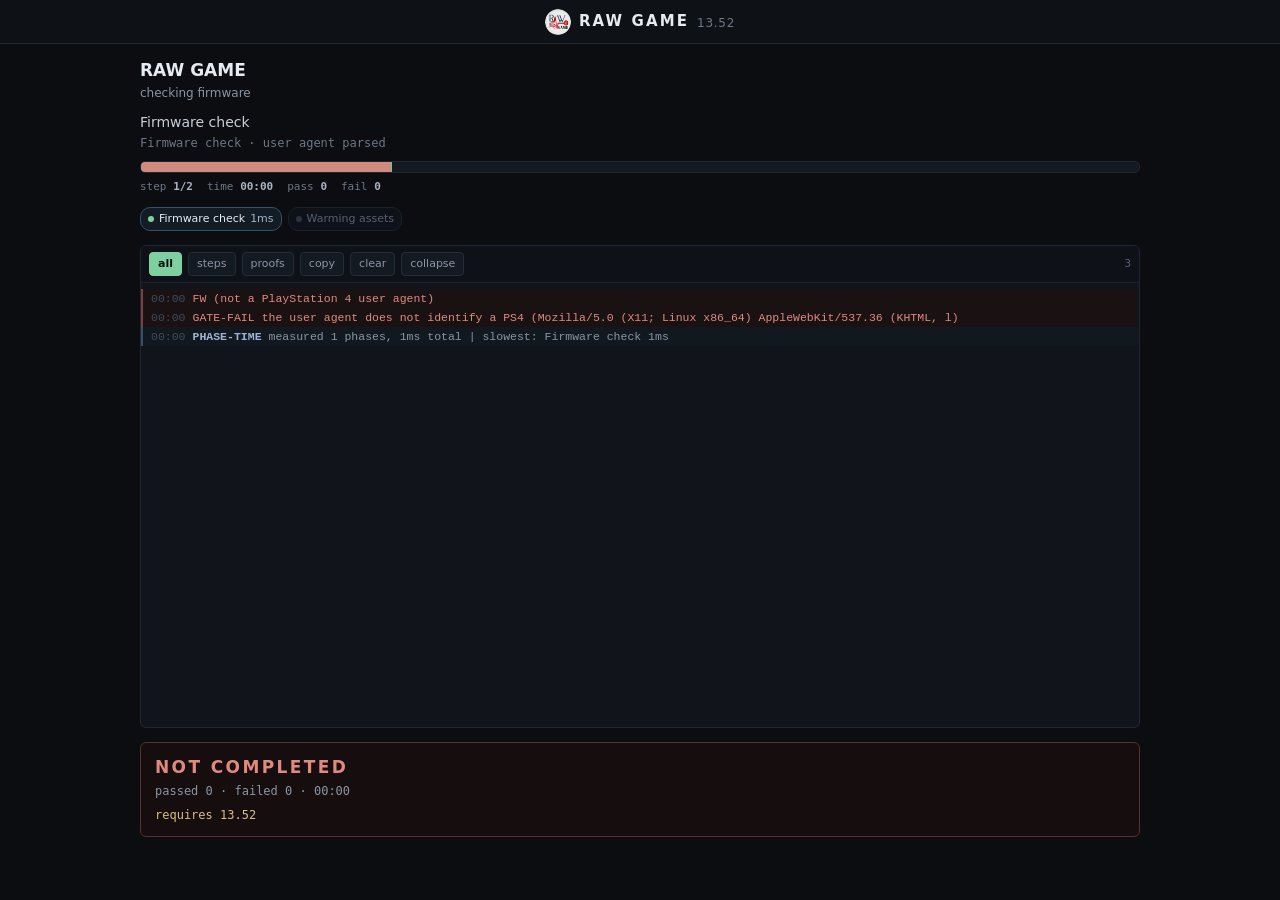
<file: index.html>
<!doctype html>
<!--
  manifest: the offline cache for the whole run lives here. boot.js checks for
  this attribute and never blocks on it -- if the manifest is missing or fails
  to update, the run still proceeds online. It is a first-run speed thing, not
  a gate.
-->
<html lang="en" manifest="cache.appcache">
  <head>
    <meta charset="utf-8" />
    <meta name="viewport" content="width=device-width,initial-scale=1" />
    <title>RAW GAME 13.52</title>
    <link rel="stylesheet" href="ui.css" />
  </head>
  <body>
    <div id="brand">
      <img src="logo_raw.png" alt="" width="26" height="26" /><b>RAW GAME</b
      ><span class="fw">13.52</span>
    </div>

    <div id="spin"></div>

    <div id="wrap">
      <h1 id="title">RAW GAME</h1>
      <div id="subtitle">checking firmware</div>

      <div id="stepNow">checking firmware</div>
      <div id="stepNote"></div>

      <div id="bar" role="progressbar" aria-valuemin="0" aria-valuemax="100" aria-valuenow="0">
        <div id="barFill"></div>
      </div>

      <div id="stats">
        <span>step <b id="statStep">0/2</b></span>
        <span>time <b id="statTime">00:00</b></span>
        <span>pass <b id="statPass">0</b></span>
        <span>fail <b id="statFail">0</b></span>
      </div>

      <ol id="stepList"></ol>

      <div id="console">
        <div id="logFilter">
          <button id="btnAll" type="button" class="on">all</button>
          <button id="btnSteps" type="button">steps</button>
          <button id="btnProofs" type="button">proofs</button>
          <button id="btnCopy" type="button">copy</button>
          <button id="btnClear" type="button">clear</button>
          <button id="btnFold" type="button">collapse</button>
          <span id="logCount">0</span>
        </div>
        <div id="logBody"></div>
      </div>

      <div id="verdicts"></div>
      <div id="final" class="final"></div>
    </div>

    <div id="state" style="display: none"></div>
    <div id="out" style="display: none"></div>

    <script type="module" src="./boot.js"></script>
  </body>
</html>
</file>
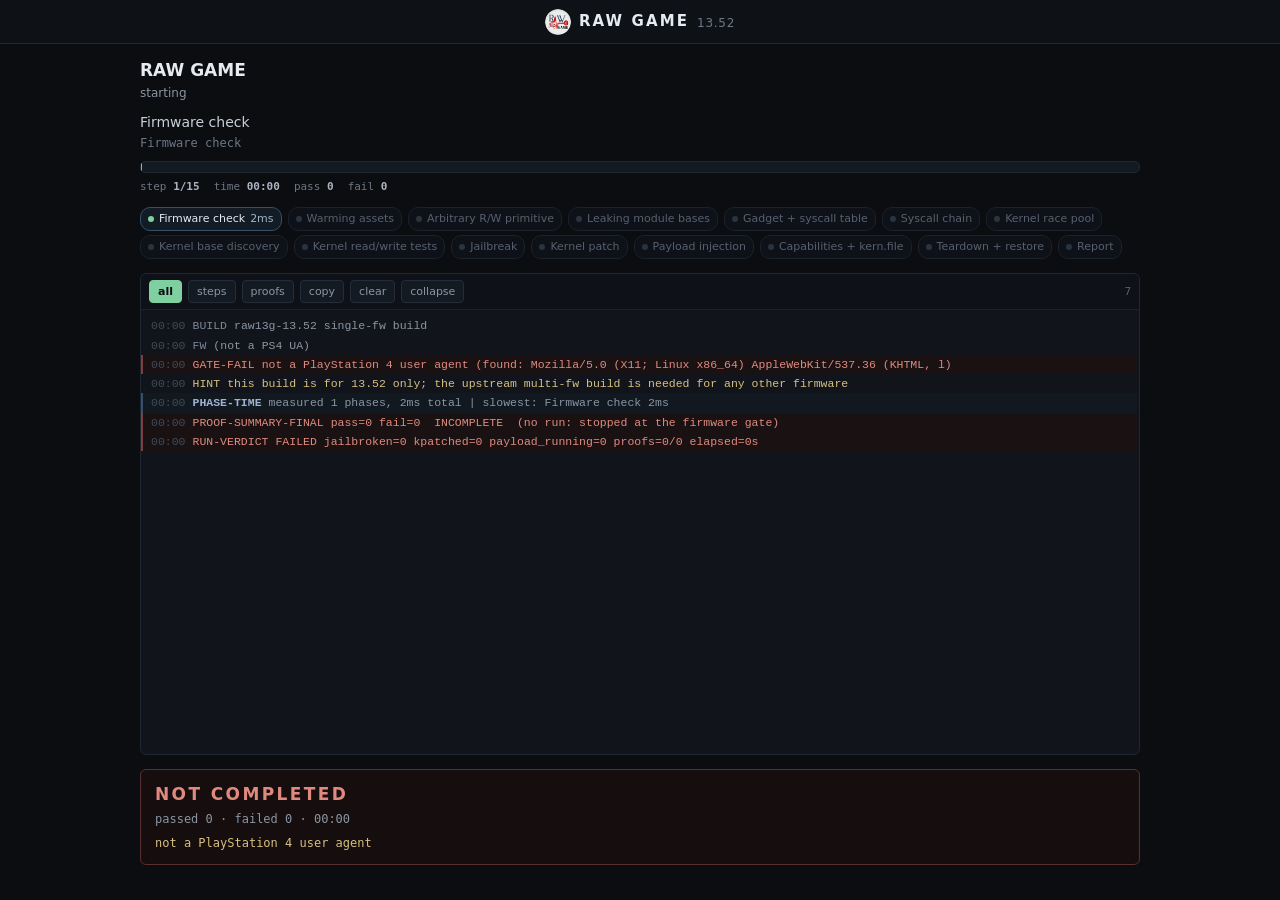
<file: jb.html>
<!doctype html>
<html lang="en">
  <head>
    <meta charset="utf-8" />
    <meta name="viewport" content="width=device-width,initial-scale=1" />
    <title>RAW GAME 13.52</title>
    <link rel="stylesheet" href="ui.css" />
  </head>
  <body>
    <div id="brand">
      <img src="logo_raw.png" alt="" width="26" height="26" /><b>RAW GAME</b
      ><span class="fw">13.52</span>
    </div>

    <div id="spin"></div>

    <div id="wrap">
      <h1 id="title">RAW GAME</h1>
      <div id="subtitle">starting</div>

      <div id="stepNow">starting</div>
      <div id="stepNote"></div>

      <div id="bar" role="progressbar" aria-valuemin="0" aria-valuemax="100" aria-valuenow="0">
        <div id="barFill"></div>
      </div>

      <div id="stats">
        <span>step <b id="statStep">0/15</b></span>
        <span>time <b id="statTime">00:00</b></span>
        <span>pass <b id="statPass">0</b></span>
        <span>fail <b id="statFail">0</b></span>
      </div>

      <ol id="stepList"></ol>

      <div id="console">
        <div id="logFilter">
          <button id="btnAll" type="button" class="on">all</button>
          <button id="btnSteps" type="button">steps</button>
          <button id="btnProofs" type="button">proofs</button>
          <button id="btnCopy" type="button">copy</button>
          <button id="btnClear" type="button">clear</button>
          <button id="btnFold" type="button">collapse</button>
          <span id="logCount">0</span>
        </div>
        <div id="logBody"></div>
      </div>

      <div id="verdicts"></div>
      <div id="final" class="final"></div>
    </div>

    <!-- Legacy sinks. jb.js still writes state text and keeps a line buffer
         here; they are hidden because ui.js owns the visible output. -->
    <div id="state" style="display: none"></div>
    <div id="out" style="display: none"></div>

    <script type="module" src="./jb.js"></script>
  </body>
</html>
</file>
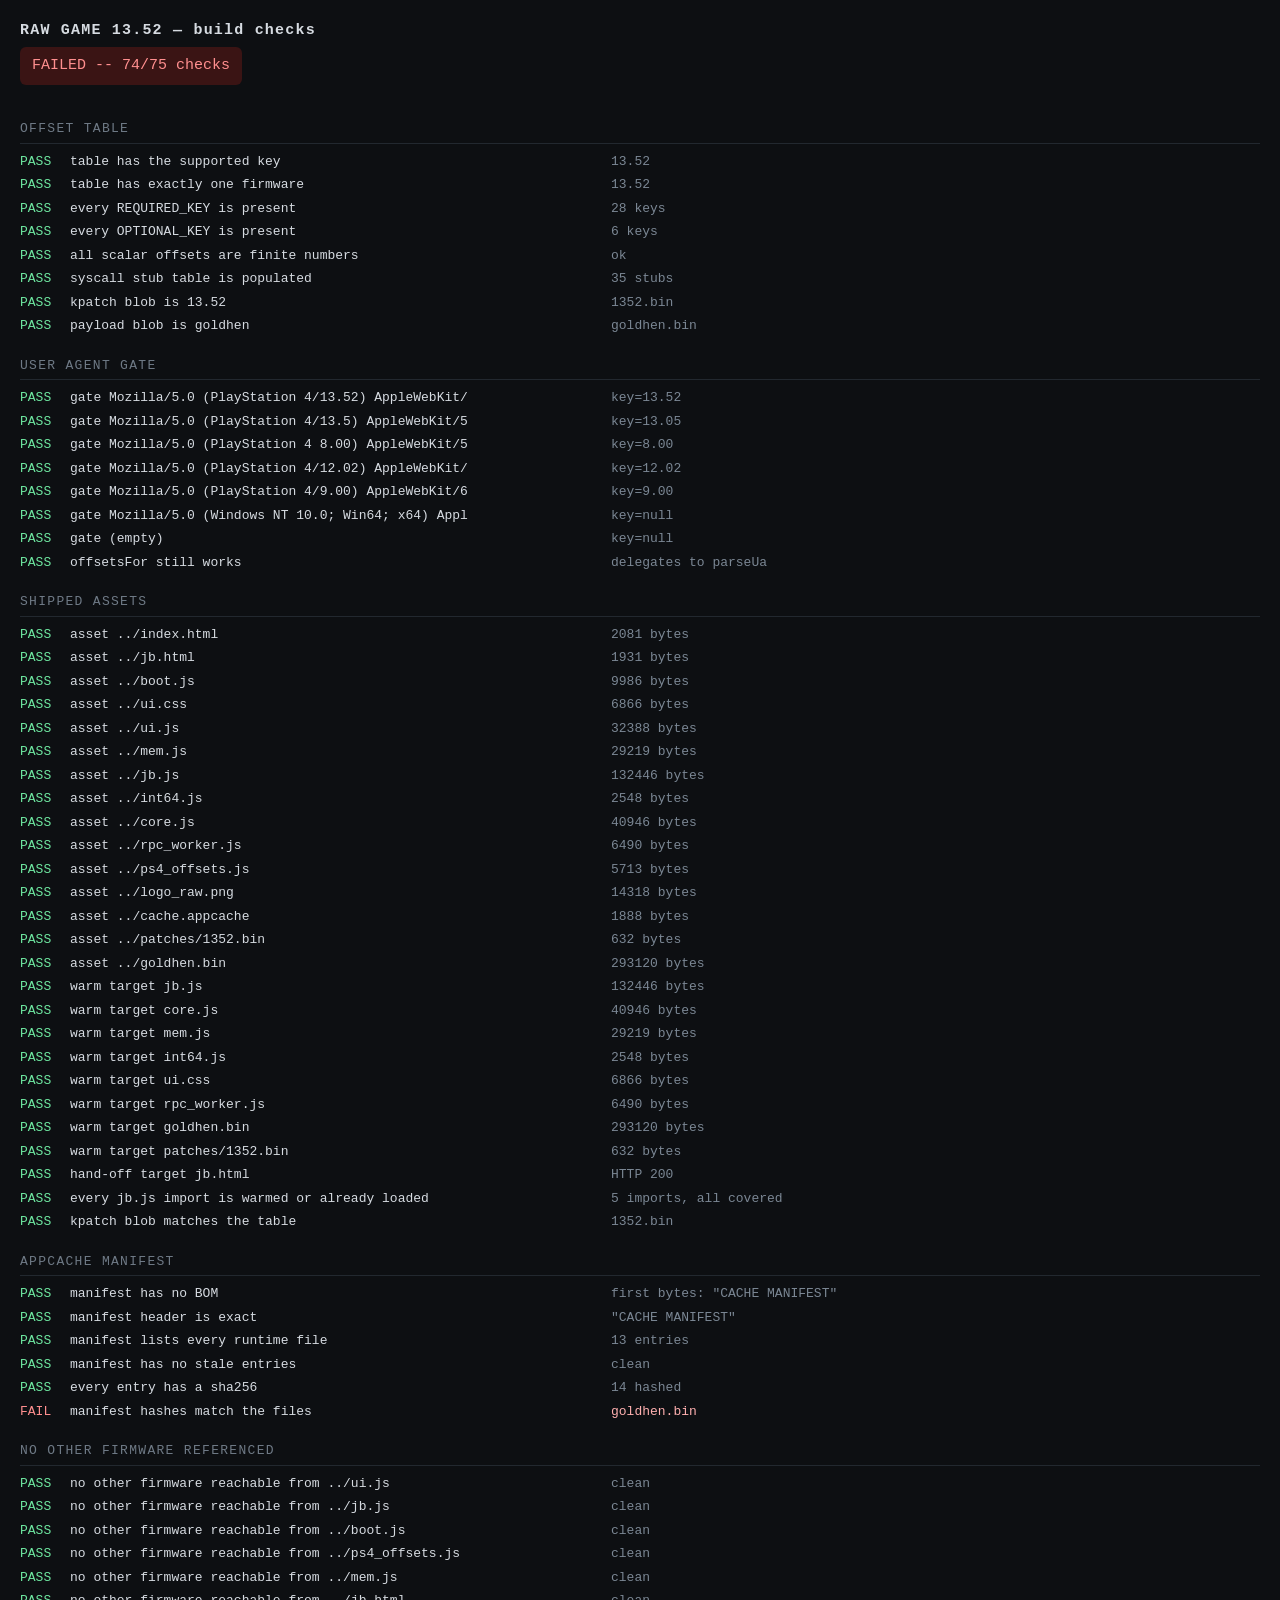
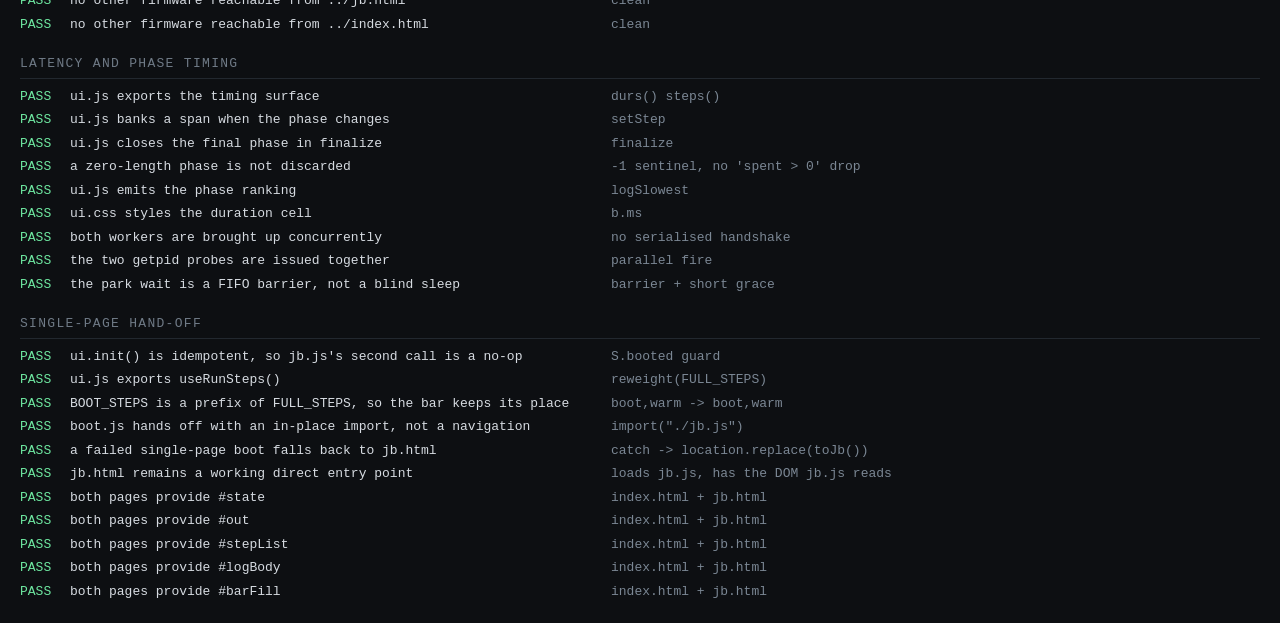
<file: tools/check.html>
<!doctype html>
<html lang="en">
  <head>
    <meta charset="utf-8" />
    <meta name="viewport" content="width=device-width,initial-scale=1" />
    <title>RAW GAME 13.52 -- build checks</title>
    <style>
      body {
        background: #0d0f12;
        color: #d6dbe1;
        font: 13px/1.5 ui-monospace, Menlo, Consolas, monospace;
        margin: 0;
        padding: 20px;
      }
      h1 {
        font-size: 15px;
        margin: 0 0 4px;
        letter-spacing: 0.08em;
      }
      #summary {
        font-size: 15px;
        margin: 0 0 16px;
        padding: 8px 12px;
        border-radius: 6px;
        display: inline-block;
      }
      #summary.ok {
        background: #10331c;
        color: #6ee7a0;
      }
      #summary.bad {
        background: #3a1414;
        color: #ff8f8f;
      }
      .g {
        margin: 18px 0 6px;
        color: #6f7a86;
        text-transform: uppercase;
        letter-spacing: 0.1em;
        border-bottom: 1px solid #22282f;
        padding-bottom: 4px;
      }
      .r {
        display: flex;
        gap: 10px;
        padding: 2px 0;
      }
      .r .s {
        width: 40px;
        flex: none;
      }
      .r.ok .s {
        color: #6ee7a0;
      }
      .r.bad .s {
        color: #ff8f8f;
      }
      .r .n {
        flex: 1 1 45%;
      }
      .r .d {
        flex: 1 1 55%;
        color: #7b8794;
        overflow-wrap: anywhere;
      }
      .r.bad .d {
        color: #ffb0b0;
      }
    </style>
  </head>
  <body>
    <h1>RAW GAME 13.52 &mdash; build checks</h1>
    <p id="summary">running&hellip;</p>
    <div id="out"></div>
    <!-- Cache-busted from this page's own ?v=, so editing check.js and
         reloading actually runs the NEW checks.
         
         This used to be a hardcoded src="./check.js?v=4". That only works if
         someone remembers to bump the 4 by hand, and when they forget the page
         cheerfully reports the previous run's verdict -- 49/49, green, against
         code that no longer exists. A static src also cannot see the page's
         query string, so &v=N on the page URL only ever busted the dynamic
         import of ps4_offsets.js and left check.js itself stale. Hence the
         dynamic import, which can read location.search. -->
    <script type="module">
      const v = new URLSearchParams(location.search).get("v") || "1";
      await import("./check.js?v=" + encodeURIComponent(v));
    </script>
  </body>
</html>
</file>
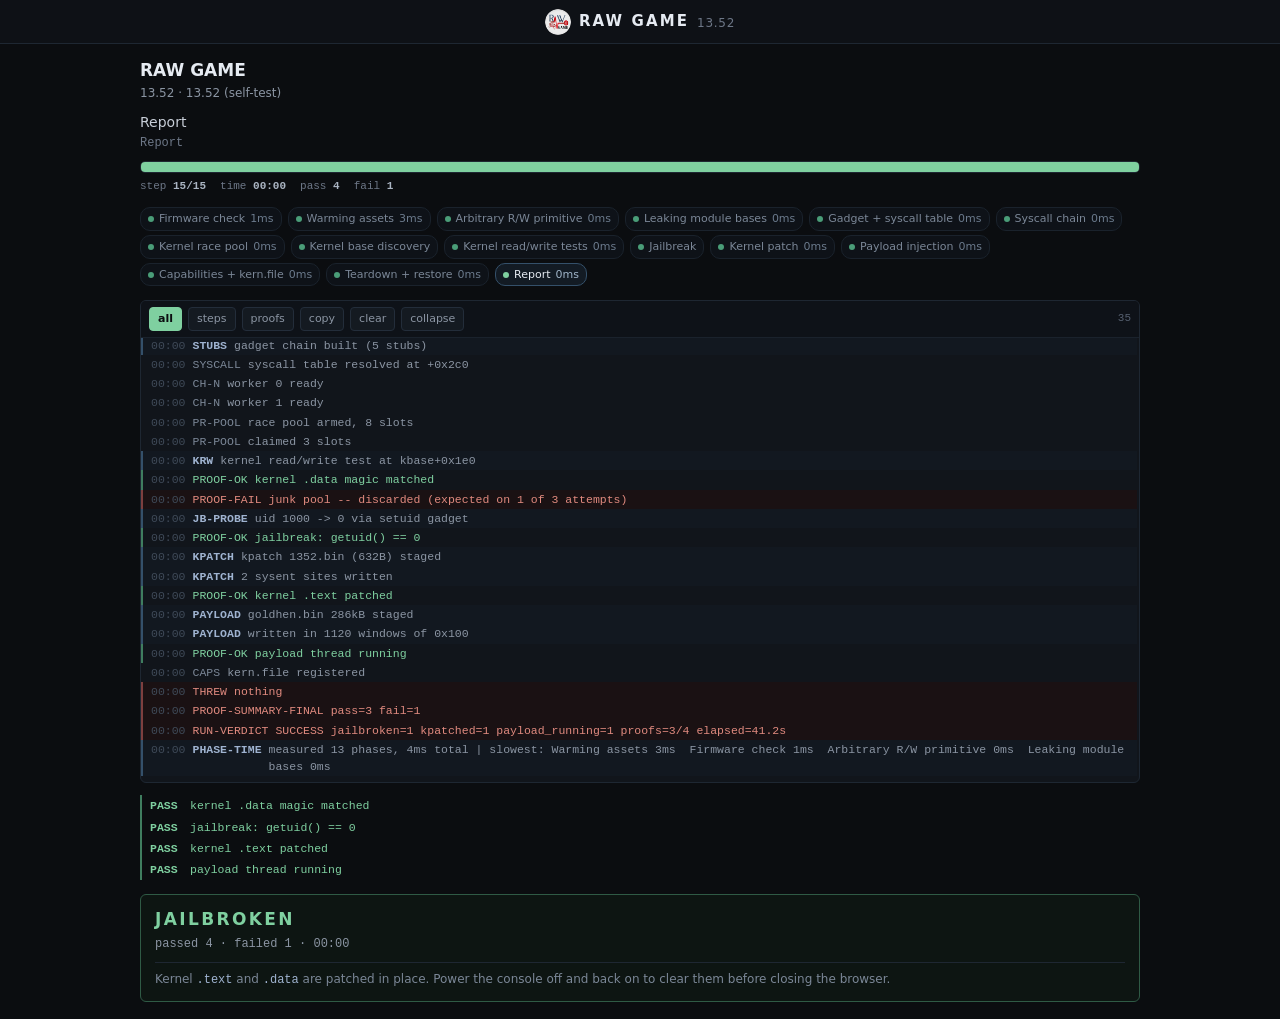
<file: tools/uitest.html>
<!doctype html>
<html lang="en">
  <head>
    <meta charset="utf-8" />
    <meta name="viewport" content="width=device-width,initial-scale=1" />
    <title>RAW GAME 13.52 -- UI self-test</title>
    <link rel="stylesheet" href="../ui.css" />
    <style>
      /* The assertion block is test scaffolding, not part of the loader UI. */
      #assert {
        margin: 16px auto 40px;
        max-width: 760px;
        padding: 12px 14px;
        border: 1px solid #1e2732;
        border-radius: 6px;
        background: #0c1015;
        color: #9fb4c8;
        font: 12px/1.6 ui-monospace, Menlo, Consolas, monospace;
        white-space: pre-wrap;
      }
      #assert.pass {
        border-color: #2c5c46;
      }
      #assert.fail {
        border-color: #6b2f34;
        color: #f0a0a0;
      }
      #assert:empty {
        display: none;
      }
    </style>
  </head>
  <body>
    <div id="brand">
      <img src="../logo_raw.png" alt="" width="26" height="26" /><b>RAW GAME</b
      ><span class="fw">13.52</span>
    </div>

    <div id="spin"></div>

    <div id="wrap">
      <h1 id="title">RAW GAME</h1>
      <div id="subtitle">starting</div>

      <div id="stepNow">starting</div>
      <div id="stepNote"></div>

      <div id="bar" role="progressbar" aria-valuemin="0" aria-valuemax="100" aria-valuenow="0">
        <div id="barFill"></div>
      </div>

      <div id="stats">
        <span>step <b id="statStep">0/15</b></span>
        <span>time <b id="statTime">00:00</b></span>
        <span>pass <b id="statPass">0</b></span>
        <span>fail <b id="statFail">0</b></span>
      </div>

      <ol id="stepList"></ol>

      <div id="console">
        <div id="logFilter">
          <button id="btnAll" type="button" class="on">all</button>
          <button id="btnSteps" type="button">steps</button>
          <button id="btnProofs" type="button">proofs</button>
          <button id="btnCopy" type="button">copy</button>
          <button id="btnClear" type="button">clear</button>
          <button id="btnFold" type="button">collapse</button>
          <span id="logCount">0</span>
        </div>
        <div id="logBody"></div>
      </div>

      <div id="verdicts"></div>
      <div id="final" class="final"></div>
    </div>

    <pre id="assert"></pre>

    <div id="state" style="display: none"></div>
    <div id="out" style="display: none"></div>

    <script type="module" src="./uitest.js"></script>
  </body>
</html>
</file>
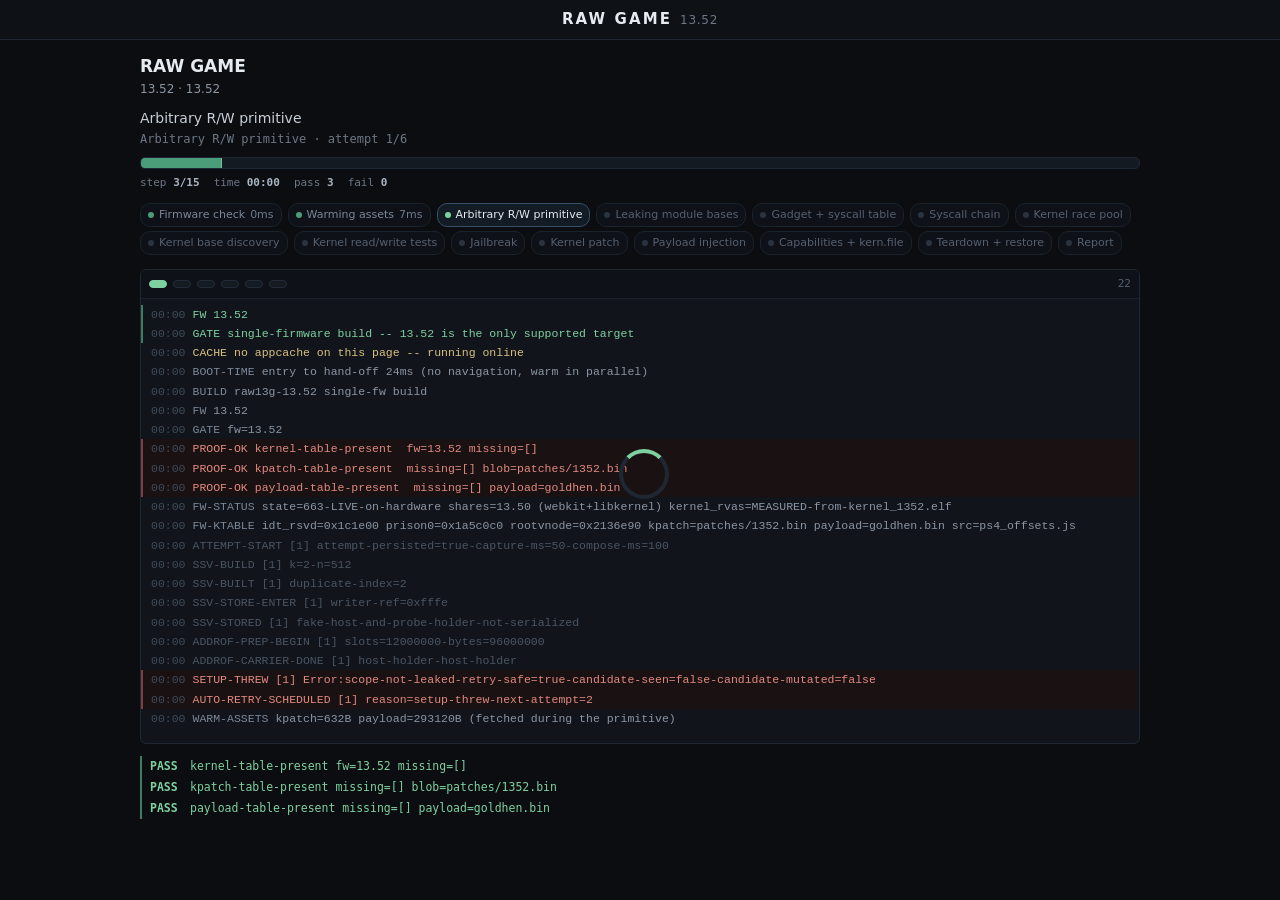
<file: tools/warmtest.html>
<!doctype html>
<html lang="en">
  <head>
    <meta charset="utf-8" />
    <!-- boot.js's warm list and its imports are relative to the site ROOT
         (index.html), not to this page in tools/. Without this base every warm
         fetch resolves to tools/jb.js and 404s, which looks exactly like a
         broken warm list. -->
    <base href="/" />
    <link rel="stylesheet" href="/ui.css" />
    <title>boot.js warm harness</title>
  </head>
  <body>
    <div id="brand"><b>RAW GAME</b><span class="fw">13.52</span></div>
    <div id="spin"></div>
    <div id="wrap">
      <h1 id="title"></h1>
      <div id="subtitle"></div>
      <div id="stepNow"></div>
      <div id="stepNote"></div>
      <div id="bar"><div id="barFill"></div></div>
      <div id="stats">
        <span>step <b id="statStep"></b></span>
        <span>time <b id="statTime"></b></span>
        <span>pass <b id="statPass"></b></span>
        <span>fail <b id="statFail"></b></span>
      </div>
      <ol id="stepList"></ol>
      <div id="console">
        <div id="logFilter">
          <button id="btnAll"></button><button id="btnSteps"></button>
          <button id="btnProofs"></button><button id="btnCopy"></button>
          <button id="btnClear"></button><button id="btnFold"></button>
          <span id="logCount"></span>
        </div>
        <div id="logBody"></div>
      </div>
      <div id="verdicts"></div>
      <div id="final" class="final"></div>
    </div>
    <div id="state" style="display: none"></div>
    <div id="out" style="display: none"></div>

    <!-- Dev harness, not shipped. boot.js gates on navigator.userAgent, so the
         warm path is unreachable from a desktop browser -- it rejects at the
         firmware check and start() never runs. This spoofs a 13.52 UA and
         records every URL boot.js asks for, so the warm list can be verified
         against what the module graph actually needs.

         location.replace is NOT stubbed: on a Location object it is
         unforgeable, so a stub silently fails to install and the hand-off
         navigates for real. Instead the results are stashed in sessionStorage
         on the way out and read back from jb.html. Letting the hand-off happen
         is the point -- it proves the warm really does feed a jb.html that
         loads. -->
    <script>
      Object.defineProperty(navigator, "userAgent", {
        value: "Mozilla/5.0 (PlayStation 4/13.52) AppleWebKit/537.73 (KHTML, like Gecko)",
      });
      window.__req = [];
      const realFetch = window.fetch;
      window.fetch = function (u, o) {
        // Record the resolved URL AND the outcome. boot.js swallows a failed
        // warm in .catch(function(){}), so a 404 here is completely invisible
        // in its own log -- which is the whole reason the warm list is checked
        // statically in tools/check.js. Recording it here proves the eight
        // parallel fetches actually returned content.
        const rec = { url: String(u) };
        window.__req.push(rec);
        return realFetch.call(window, u, o).then(function (r) {
          rec.status = r.status;
          return r.arrayBuffer().then(function (b) {
            rec.bytes = b.byteLength;
            return new Response(b, {
              status: r.status,
              statusText: r.statusText,
              headers: r.headers,
            });
          });
        });
      };
      const stash = function () {
        try {
          sessionStorage.setItem(
            "warmtest",
            JSON.stringify({
              req: window.__req,
              t: Math.round(performance.now() - window.__t0),
              log: Array.prototype.map.call(
                document.querySelectorAll("#logBody .l"),
                function (e) {
                  return e.textContent.replace(/\s+/g, " ").slice(0, 90);
                },
              ),
            }),
          );
        } catch (e) {}
      };
      window.addEventListener("pagehide", stash);
      setInterval(stash, 50);
    </script>
    <script type="module">
      window.__t0 = performance.now();
      const v = new URLSearchParams(location.search).get("v") || "1";
      await import("/boot.js?v=" + encodeURIComponent(v));
      window.__done = true;
    </script>
  </body>
</html>
</file>
<file: ui.css>
/* ui.css -- RAW GAME 13.52 loader chrome.
   One stylesheet, no build step, no web fonts (the console has no network and
   the PS4's WebKit is old). Colours are literal, not custom properties, so the
   sheet works on the oldest engine the exploit targets. */

html,
body {
  margin: 0;
  padding: 0;
  background: #0b0d10;
  color: #c8ced8;
  font: 15px/1.45 "Segoe UI", system-ui, sans-serif;
}

body {
  -webkit-text-size-adjust: 100%;
}

#brand {
  text-align: center;
  padding: 9px 10px 8px;
  background: #0e1116;
  border-bottom: 1px solid #1e2732;
}
#brand img {
  width: 26px;
  height: 26px;
  margin-right: 8px;
  border-radius: 50%;
  vertical-align: middle;
}
#brand b {
  font-size: 15px;
  font-weight: 700;
  letter-spacing: 0.14em;
  color: #e6ebf2;
  vertical-align: middle;
}
#brand .fw {
  color: #6d7787;
  font-size: 12px;
  letter-spacing: 0.06em;
  margin-left: 8px;
}

#wrap {
  padding: 14px 16px 18px;
  max-width: 1000px;
  margin: 0 auto;
}

/* ---- title + step ---- */
#title {
  font-size: 17px;
  font-weight: 700;
  margin: 0;
  color: #e6ebf2;
}
#subtitle {
  font-size: 12px;
  color: #8b95a3;
  margin: 2px 0 10px;
  min-height: 15px;
}

#stepNow {
  font-size: 14px;
  color: #c8ced8;
  margin: 0 0 3px;
}
#stepNote {
  font-size: 12px;
  color: #6d7787;
  margin: 0 0 8px;
  min-height: 15px;
  font-family: Consolas, monospace;
  word-break: break-word;
}

/* ---- bar ---- */
#bar {
  height: 10px;
  background: #141a21;
  border: 1px solid #1e2732;
  border-radius: 5px;
  overflow: hidden;
  position: relative;
}
#barFill {
  height: 100%;
  width: 0;
  background: #4a9d78;
  /* No CSS transition: it would lag the real progress and cost frames on a
     slow engine while 137 MB is pinned. */
  border-right: 1px solid #6ec79c;
}
body.done #barFill {
  background: #7fd0a0;
}
body.fail #barFill {
  background: #d08a7f;
}

#stats {
  display: flex;
  gap: 14px;
  font-size: 11px;
  color: #6d7787;
  margin: 6px 0 12px;
  font-family: Consolas, monospace;
  flex-wrap: wrap;
}
#stats b {
  color: #aab4c2;
  font-weight: 600;
}
#statPass {
  color: #7fd0a0;
}
#statFail {
  color: #d08a7f;
}

/* ---- step list ---- */
#stepList {
  list-style: none;
  margin: 0 0 14px;
  padding: 0;
  display: flex;
  flex-wrap: wrap;
  gap: 4px 6px;
  font-size: 11px;
}
#stepList li {
  display: flex;
  align-items: center;
  gap: 5px;
  padding: 3px 7px;
  border: 1px solid #1a222c;
  border-radius: 10px;
  color: #566070;
  background: #0e1218;
}
#stepList li i {
  width: 6px;
  height: 6px;
  border-radius: 50%;
  background: #2a3441;
  display: inline-block;
}
#stepList li.done {
  color: #7b8797;
}
#stepList li.done i {
  background: #4a9d78;
}
#stepList li.on {
  color: #e6ebf2;
  border-color: #34506a;
  background: #131b24;
}
#stepList li.on i {
  background: #7fd0a0;
}
/* Per-phase wall clock. Dimmed until measured (no element at all until the
   phase closes), so an unmeasured row never reads as "0ms = instant". */
#stepList li b.ms {
  font-weight: 500;
  color: #3f4a58;
  font-variant-numeric: tabular-nums;
}
#stepList li.done b.ms {
  color: #6b7a8c;
}
#stepList li.on b.ms {
  color: #9fb4c8;
}

/* ---- console ---- */
#console {
  border: 1px solid #1e2732;
  border-radius: 6px;
  background: #11151b;
  overflow: hidden;
}
#logFilter {
  display: flex;
  align-items: center;
  gap: 6px;
  padding: 6px 8px;
  border-bottom: 1px solid #1a222c;
  background: #0e1218;
  flex-wrap: wrap;
}
#logFilter button {
  font: inherit;
  font-size: 11px;
  padding: 3px 8px;
  color: #8b95a3;
  background: #141a21;
  border: 1px solid #232d3a;
  border-radius: 4px;
  cursor: pointer;
}
#logFilter button.on {
  color: #0b0d10;
  background: #7fd0a0;
  border-color: #7fd0a0;
  font-weight: 600;
}
#logCount {
  margin-left: auto;
  font-size: 11px;
  color: #566070;
  font-family: Consolas, monospace;
}

#logBody {
  height: 46vh;
  min-height: 180px;
  overflow-y: auto;
  overflow-x: hidden;
  padding: 6px 2px 6px 0;
  font: 11.5px/1.5 Consolas, "Courier New", monospace;
  -webkit-overflow-scrolling: touch;
}
#logBody .l {
  display: flex;
  gap: 7px;
  padding: 1px 8px;
  white-space: pre-wrap;
  word-break: break-word;
  border-left: 2px solid transparent;
}
#logBody .l .c {
  color: #3f4a58;
  flex: 0 0 auto;
  -webkit-user-select: none;
  user-select: none;
}
#logBody .l .m {
  color: #7b8797;
  flex: 0 0 auto;
  -webkit-user-select: none;
  user-select: none;
}
#logBody .l .x {
  color: #8b95a3;
  flex: 1 1 auto;
  min-width: 0;
}
#logBody .l.head {
  border-left-color: #34506a;
  background: #121820;
}
#logBody .l.head .m {
  color: #9fb3d0;
  font-weight: 600;
}
#logBody .l.ok {
  border-left-color: #3f7d5f;
}
#logBody .l.ok .m,
#logBody .l.ok .x {
  color: #7fd0a0;
}
#logBody .l.bad {
  border-left-color: #7d3f3f;
  background: #1a1113;
}
#logBody .l.bad .m,
#logBody .l.bad .x {
  color: #e08a7f;
}
#logBody .l.warn .m,
#logBody .l.warn .x {
  color: #d8c07f;
}
#logBody .l.dim .m,
#logBody .l.dim .x {
  color: #4a5563;
}

body.folded #logBody {
  display: none;
}

/* ---- verdicts ---- */
#verdicts {
  margin: 12px 0 0;
}
#verdicts .v {
  font: 11.5px/1.5 Consolas, monospace;
  padding: 2px 8px;
  border-left: 2px solid transparent;
}
#verdicts .v.ok {
  color: #7fd0a0;
  border-left-color: #3f7d5f;
}
#verdicts .v.bad {
  color: #e08a7f;
  border-left-color: #7d3f3f;
}
#verdicts .v span {
  display: inline-block;
  width: 40px;
  font-weight: 700;
  -webkit-user-select: none;
  user-select: none;
}

/* ---- final banner ---- */
.final {
  display: none;
  margin: 14px 0 0;
  padding: 12px 14px;
  border-radius: 6px;
  border: 1px solid #1e2732;
  background: #0e1218;
}
.final.ok {
  border-color: #2f5a45;
  background: #0d1512;
}
.final.bad {
  border-color: #5a2f2f;
  background: #150d0e;
}
.final b {
  font-size: 17px;
  letter-spacing: 0.14em;
}
.final.ok b {
  color: #7fd0a0;
}
.final.bad b {
  color: #e08a7f;
}
.final .fs {
  font-size: 12px;
  color: #8b95a3;
  margin-top: 4px;
  font-family: Consolas, monospace;
}
.final .fn {
  font-size: 12px;
  color: #d8c07f;
  margin-top: 6px;
  font-family: Consolas, monospace;
  word-break: break-word;
}
.final .fw {
  font-size: 12px;
  color: #7b8797;
  margin-top: 8px;
  padding-top: 8px;
  border-top: 1px solid #1e2732;
}
.final code {
  color: #9fb3d0;
  font-family: Consolas, monospace;
}

#spin {
  position: fixed;
  top: calc(50% + 20px);
  left: 50%;
  width: 42px;
  height: 42px;
  margin: -21px 0 0 -21px;
  border: 4px solid #1e2732;
  border-top-color: #7fd0a0;
  border-radius: 50%;
  animation: spin 0.9s linear infinite;
  pointer-events: none;
}
@keyframes spin {
  to {
    transform: rotate(360deg);
  }
}
body.done #spin,
body.fail #spin {
  display: none;
}

/* On the run page the console is the main event, so give it more room. */
body.has-ui #logBody {
  height: 48vh;
}
</file>
